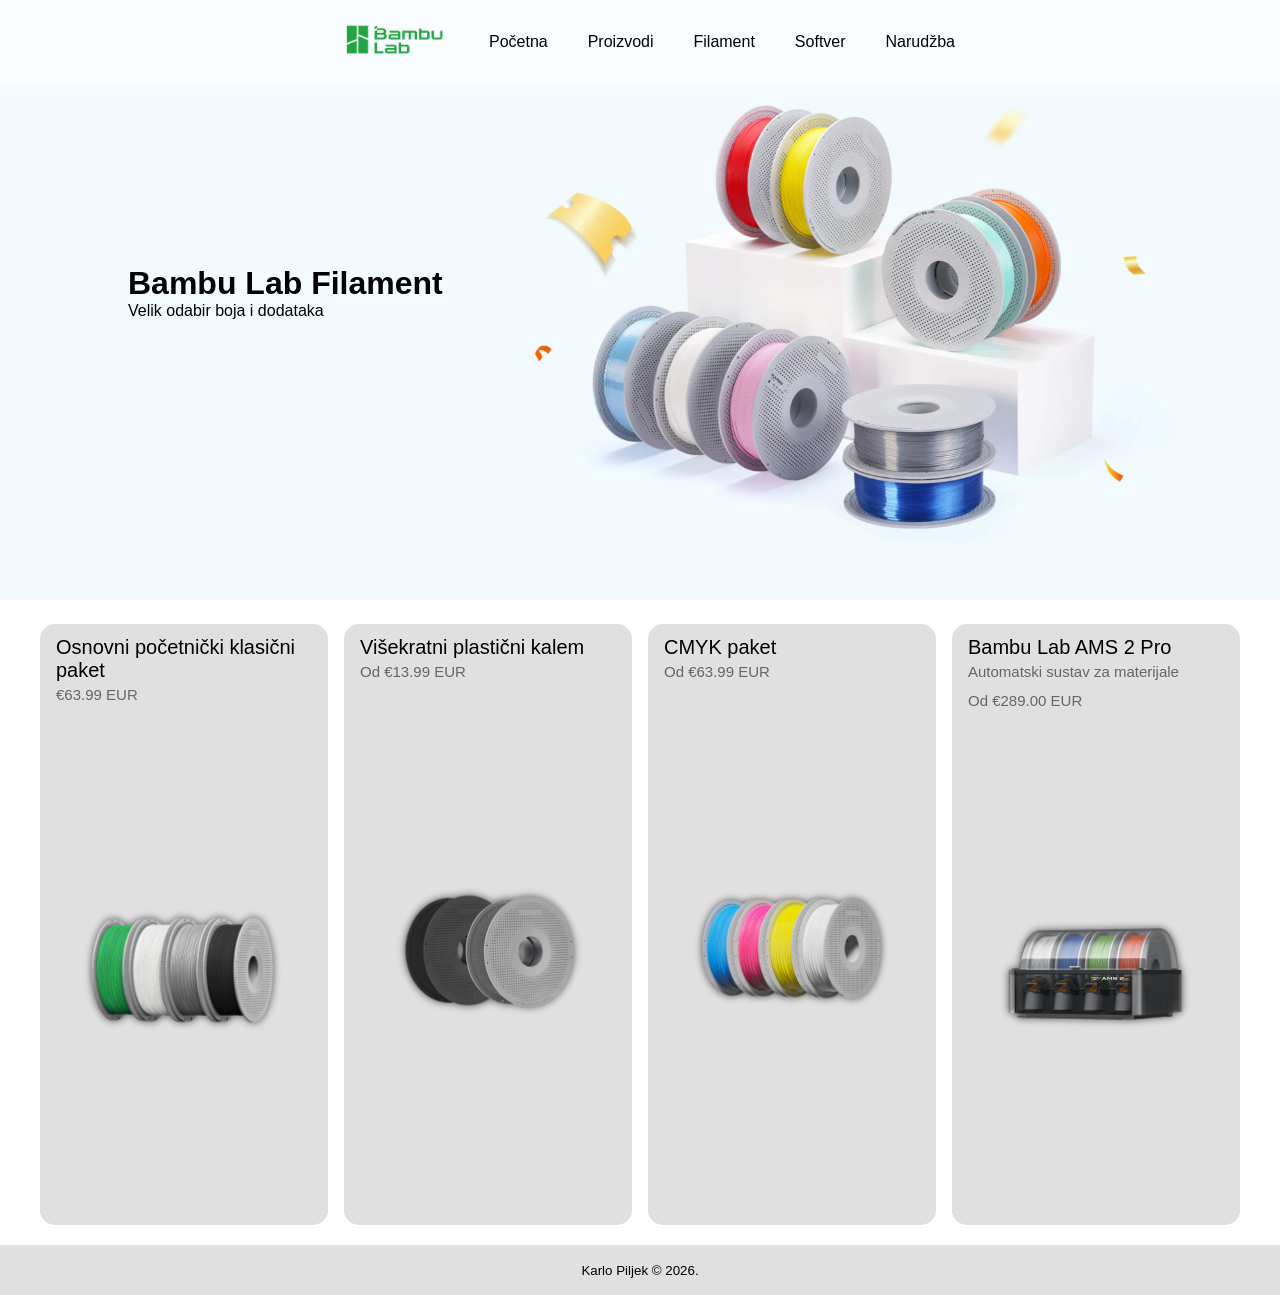
<file: filament.html>
<!DOCTYPE html>
<html lang="en">
    <head>
        <meta charset="UTF-8" />
        <title>Filament</title>
        <link rel="icon" type="image/x-icon" href="slike/bambulab-icon.ico"> <!--ai-->
        <link rel="stylesheet" href="stil.css" type="text/css">
        <meta name="viewport" content="width=device-width, initial-scale=1.0">
    </head>
    <body>
        <div class="container">
            <header>
                <img src="slike/bambulab-filament.png">
                <h1>Bambu Lab Filament</h1>
                <p>Velik odabir boja i dodataka</p>
            </header>
            <nav>
                <a href="index.html"><img src="slike/bambulab-logo.png"></a>
                <ul>
                    <li><a href="index.html">Početna</a></li>
                    <li><a href="proizvodi.html">Proizvodi</a></li>
                    <li><a href="filament.html">Filament</a></li>
                    <li><a href="softver.html">Softver</a></li>
                    <li><a href="narudzba.html">Narudžba</a></li>
                </ul>
            </nav>
            <main>
                <article>
                    <h1>Osnovni početnički klasični paket</h1>
                    <p>€63.99 EUR</p>
                    <a href="narudzba.html">
                    <img src="slike/filament/bambulab-osnovnipocetnickiklasicnipaket.png">
                    </a>
                </article>
                <article>
                    <h1>Višekratni plastični kalem</h1>
                    <p>Od €13.99 EUR</p>
                    <a href="narudzba.html">
                    <img src="slike/filament/bambulab-visekratniplasticnikalem.png">
                    </a>
                </article>
                <article>
                    <h1>CMYK paket</h1>
                    <p>Od €63.99 EUR</p>
                    <a href="narudzba.html">
                    <img src="slike/filament/bambulab-cmykpaket.png">
                    </a>
                </article>
                <article>
                    <h1>Bambu Lab AMS 2 Pro</h1>
                    <p>Automatski sustav za materijale</p>
                    <p>Od €289.00 EUR</p>
                    <a href="narudzba.html">
                    <img src="slike/filament/bambulab-ams2pro.png">
                    </a>
                </article>
            </main>
            <footer>
                <small>Karlo Piljek &copy; 2026.</small>
            </footer>
        </div>
    </body>
</html>
</file>
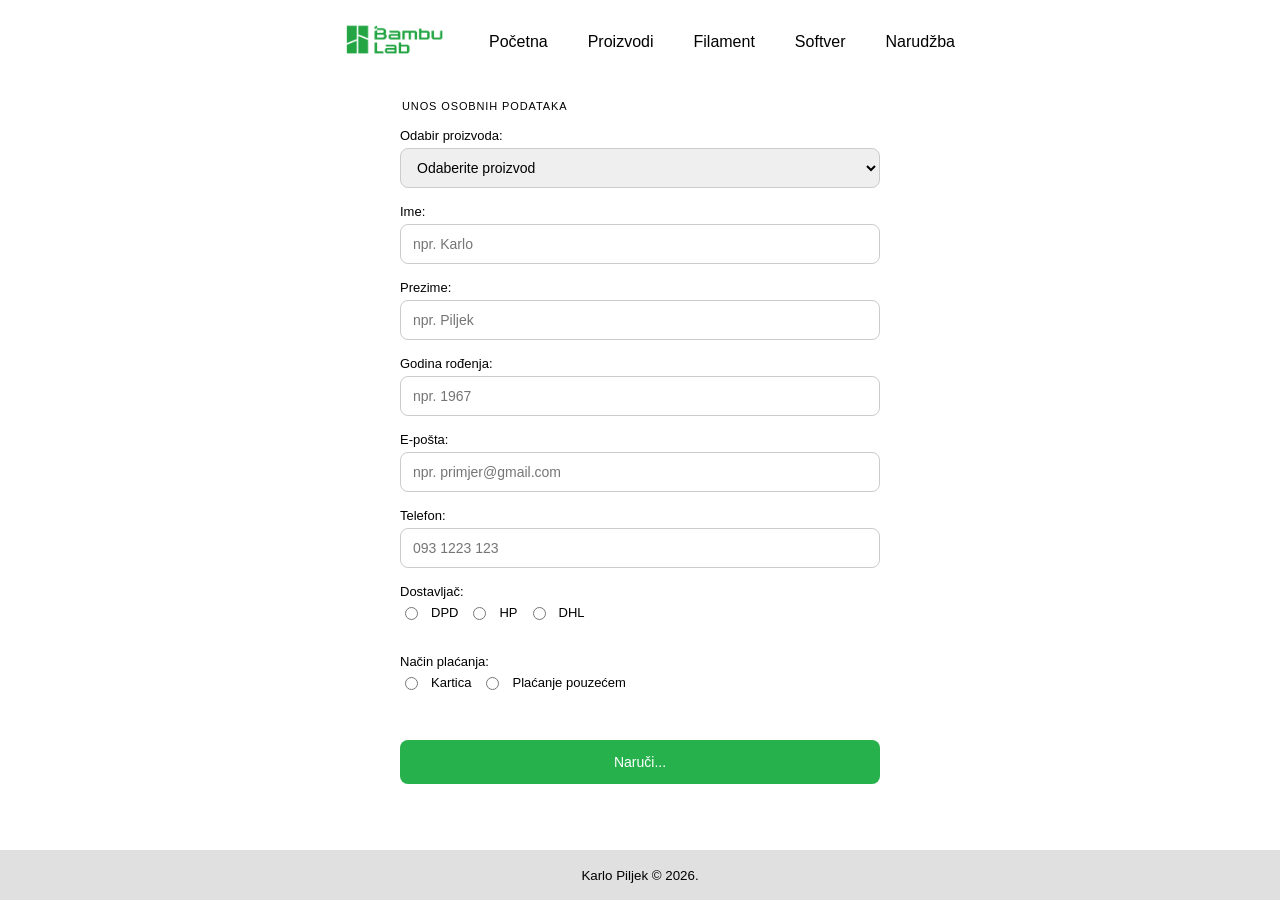
<file: narudzba.html>
<!DOCTYPE html>
<html lang="en">
    <head>
        <meta charset="UTF-8" />
        <title>Narudžba</title>
        <link rel="icon" type="image/x-icon" href="slike/bambulab-icon.ico">
        <meta name="viewport" content="width=device-width, initial-scale=1.0">
        <link rel="stylesheet" href="stil3.css" type="text/css">
    </head>
    <body>
        <div class="container">
            <nav>
                <a href="index.html"><img src="slike/bambulab-logo.png"></a>
                <ul>
                    <li><a href="index.html">Početna</a></li>
                    <li><a href="proizvodi.html">Proizvodi</a></li>
                    <li><a href="filament.html">Filament</a></li>
                    <li><a href="softver.html">Softver</a></li>
                    <li><a href="narudzba.html">Narudžba</a></li>
                </ul>
            </nav>
            <main>
                <form>
                    <fieldset>
                        <label>Odabir proizvoda:</label>
                        <select name="printer" id="printer-select" required>
                            <option value="">Odaberite proizvod</option>
                            <optgroup label="Printeri">
                                <option value="a1mini">Bambu Lab A1 mini od €189.00</option>
                                <option value="h2c">Bambu Lab H2C od €2,249.00</option>
                                <option value="p1s">Bambu Lab P1S od €389.00</option>
                                <option value="h2dpro">Bambu Lab H2D Pro od €2,249.00</option>
                                <option value="a1">Bambu Lab A1 od €369.00</option>
                                <option value="x2d">Bambu Lab X2D od €849.00</option>
                                <option value="x1e">Bambu Lab X1E od €2,249.00</option>
                                <option value="h2s">Bambu Lab H2S od €1,149.00</option>
                            </optgroup>
                            <optgroup label="Filament i dodaci">
                                <option value="pocetnicki">Osnovni početnički klasični paket €63.99</option>
                                <option value="kalem">Višekratni plastični kalem od €13.99</option>
                                <option value="cmyk">CMYK paket od €63.99</option>
                                <option value="ams2pro">Bambu Lab AMS 2 Pro od €289.00</option>
                            </optgroup>
                        </select>
                        <br>
                        <legend>Unos osobnih podataka</legend>
                        <label>Ime:</label>
                        <input type="text" name="ime" placeholder="npr. Karlo" required>
                        <br>
                        <label>Prezime:</label>
                        <input type="text" name="prezime" placeholder="npr. Piljek" required>
                        <br>
                        <label>Godina rođenja:</label>
                        <input type="number" name="godine" placeholder="npr. 1967" min="1900" max="2026" required>
                        <br>
                        <label>E-pošta:</label>
                        <input type="email" name="email" placeholder="npr. primjer@gmail.com" required>
                        <br>
                        <label>Telefon:</label>
                        <input type="tel" name="telefon" placeholder="093 1223 123">
                        <br>
                        <label>Dostavljač:</label>
                        <div class="radio-group">
                            <input type="radio" name="dostavljac" value="dpd" id="dpd">
                            <label for="dpd">DPD</label>
                            <input type="radio" name="dostavljac" value="hp" id="hp">
                            <label for="hp">HP</label>
                            <input type="radio" name="dostavljac" value="dhl" id="dhl">
                            <label for="dhl">DHL</label>
                        </div>
                        <br>
                        <label>Način plaćanja:</label>
                        <div class="radio-group">
                            <input type="radio" name="nacin_placanja" value="kartica" id="kartica">
                            <label for="kartica">Kartica</label>
                            <input type="radio" name="nacin_placanja" value="pouzecem" id="pouzecem">
                            <label for="pouzecem">Plaćanje pouzećem</label>
                        </div>
                        <br>
                        <input type="submit" value="Naruči...">
                    </fieldset>
                </form>
            </main>
            <footer>
                <small>Karlo Piljek &copy; 2026.</small>
            </footer>
        </div>
    </body>
</html>
</file>
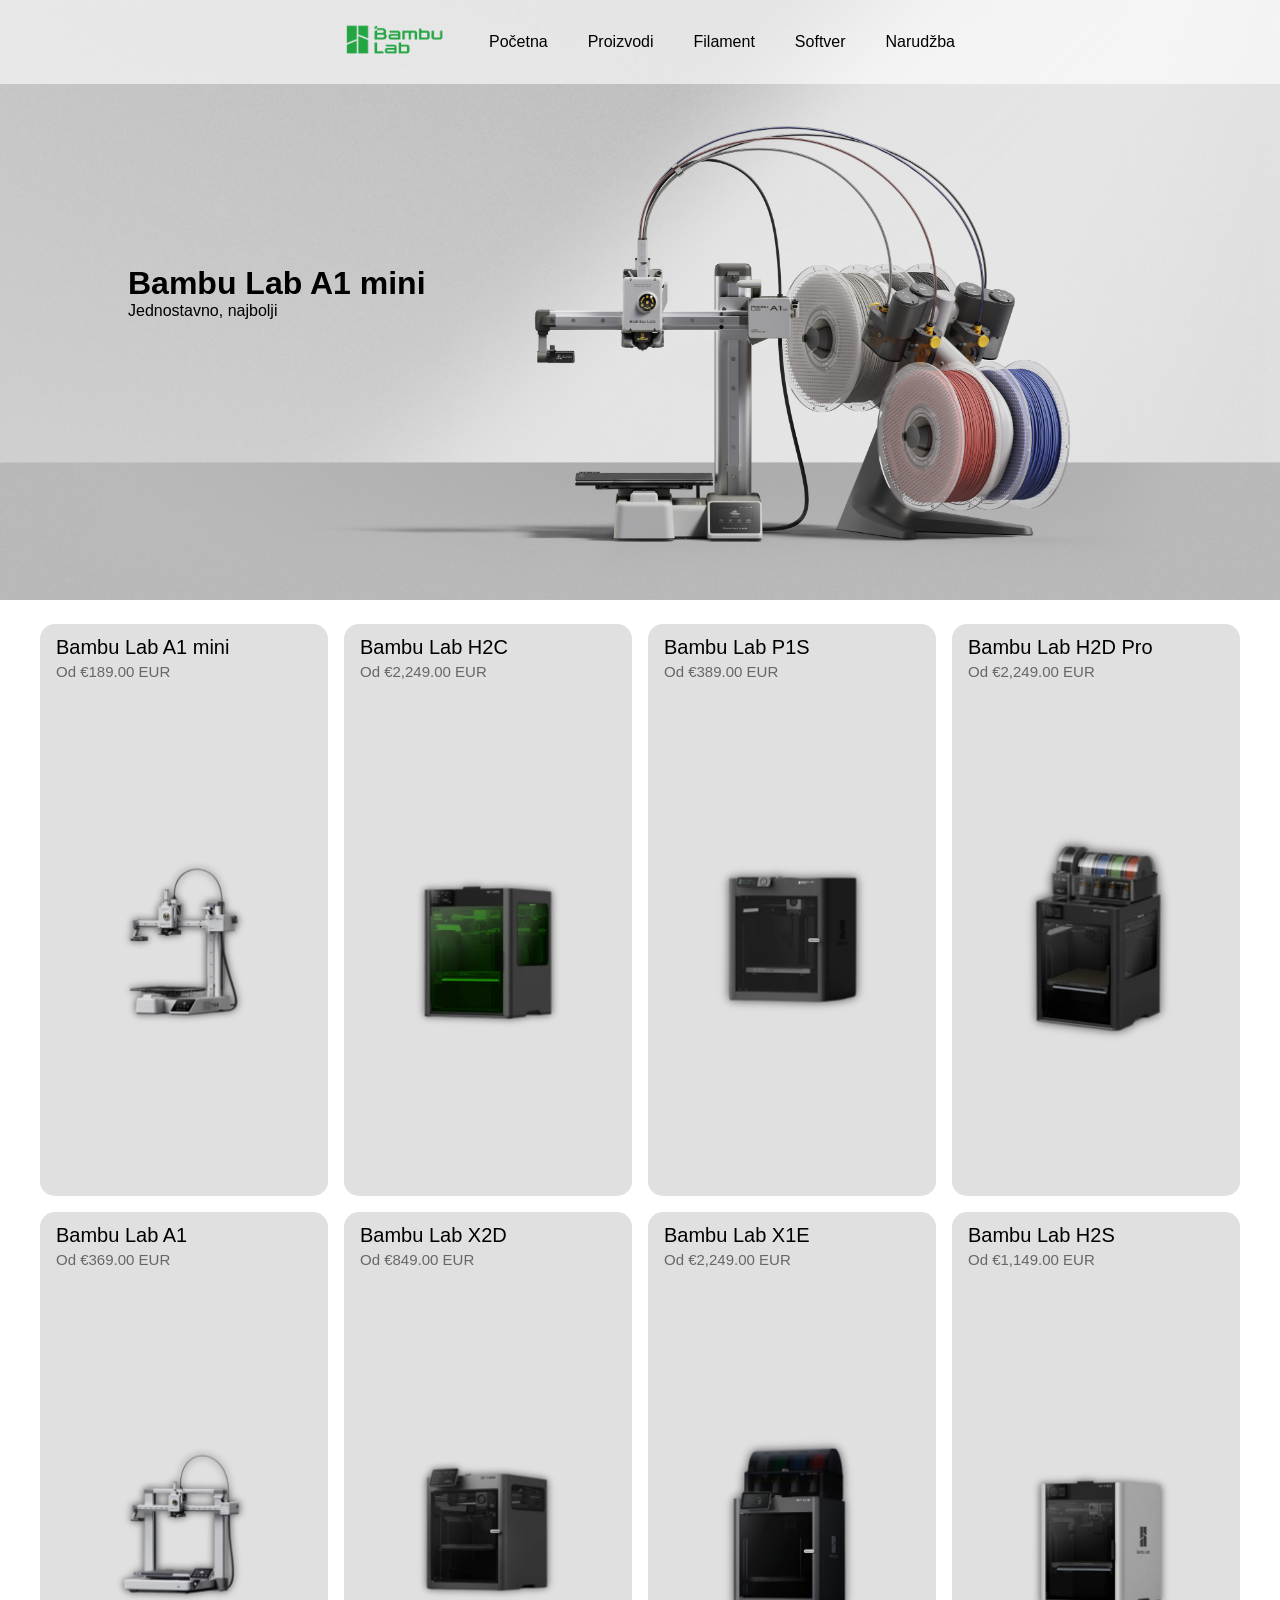
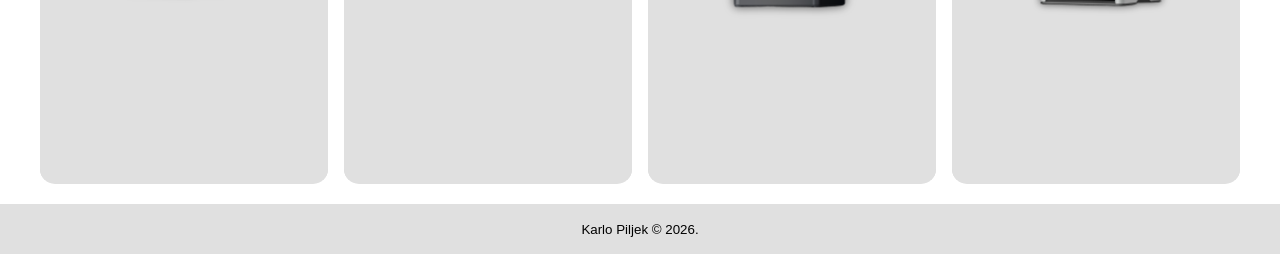
<file: proizvodi.html>
<!DOCTYPE html>
<html lang="en">
    <head>
        <meta charset="UTF-8" />
        <title>Proizvodi</title>
        <link rel="icon" type="image/x-icon" href="slike/bambulab-icon.ico"> <!--ai-->
        <link rel="stylesheet" href="stil.css" type="text/css">
        <meta name="viewport" content="width=device-width, initial-scale=1.0">
    </head>
    <body>
        <div class="container">
            <header>
                <img src="slike/bambulab-a1mini.jpg">
                <h1>Bambu Lab A1 mini</h1>
                <p>Jednostavno, najbolji</p>
            </header>
            <nav>
                <a href="index.html"><img src="slike/bambulab-logo.png"></a>
                <ul>
                    <li><a href="index.html">Početna</a></li>
                    <li><a href="proizvodi.html">Proizvodi</a></li>
                    <li><a href="filament.html">Filament</a></li>
                    <li><a href="softver.html">Softver</a></li>
                    <li><a href="narudzba.html">Narudžba</a></li>
                </ul>
            </nav>
            <main>
                <article>
                    <h1>Bambu Lab A1 mini</h1>
                    <p>Od €189.00 EUR</p>
                    <a href="narudzba.html">
                    <img src="slike/proizvodi/bambulab-a1mini2.png">
                    </a>
                </article>
                <article>
                    <h1>Bambu Lab H2C</h1>
                    <p>Od €2,249.00 EUR</p>
                    <a href="narudzba.html">
                    <img src="slike/proizvodi/bambulab-h2c.png">
                    </a>
                </article>
                <article>
                    <h1>Bambu Lab P1S</h1>
                    <p>Od €389.00 EUR</p>
                    <a href="narudzba.html">
                    <img src="slike/proizvodi/bambulab-p1s.png">
                    </a>
                </article>
                <article>
                    <h1>Bambu Lab H2D Pro</h1>
                    <p>Od €2,249.00 EUR</p>
                    <a href="narudzba.html">
                    <img src="slike/proizvodi/bambulab-h2dpro.png">
                    </a>
                </article>
                <article>
                    <h1>Bambu Lab A1</h1>
                    <p>Od €369.00 EUR</p>
                    <a href="narudzba.html">
                    <img src="slike/proizvodi/bambulab-a1.png">
                    </a>
                </article>
                <article>
                    <h1>Bambu Lab X2D</h1>
                    <p>Od €849.00 EUR</p>
                    <a href="narudzba.html">
                    <img src="slike/proizvodi/bambulab-x2d.png">
                    </a>
                </article>
                <article>
                    <h1>Bambu Lab X1E</h1>
                    <p>Od €2,249.00 EUR</p>
                    <a href="narudzba.html">
                    <img src="slike/proizvodi/bambulab-x1e.png">
                    </a>
                </article>
                <article>
                    <h1>Bambu Lab H2S</h1>
                    <p>Od €1,149.00 EUR</p>
                    <a href="narudzba.html">
                    <img src="slike/proizvodi/bambulab-h2s.png">
                    </a>
                </article>  
            </main>
            <footer>
                <small>Karlo Piljek &copy; 2026.</small>
            </footer>
        </div>
    </body>
</html>
</file>
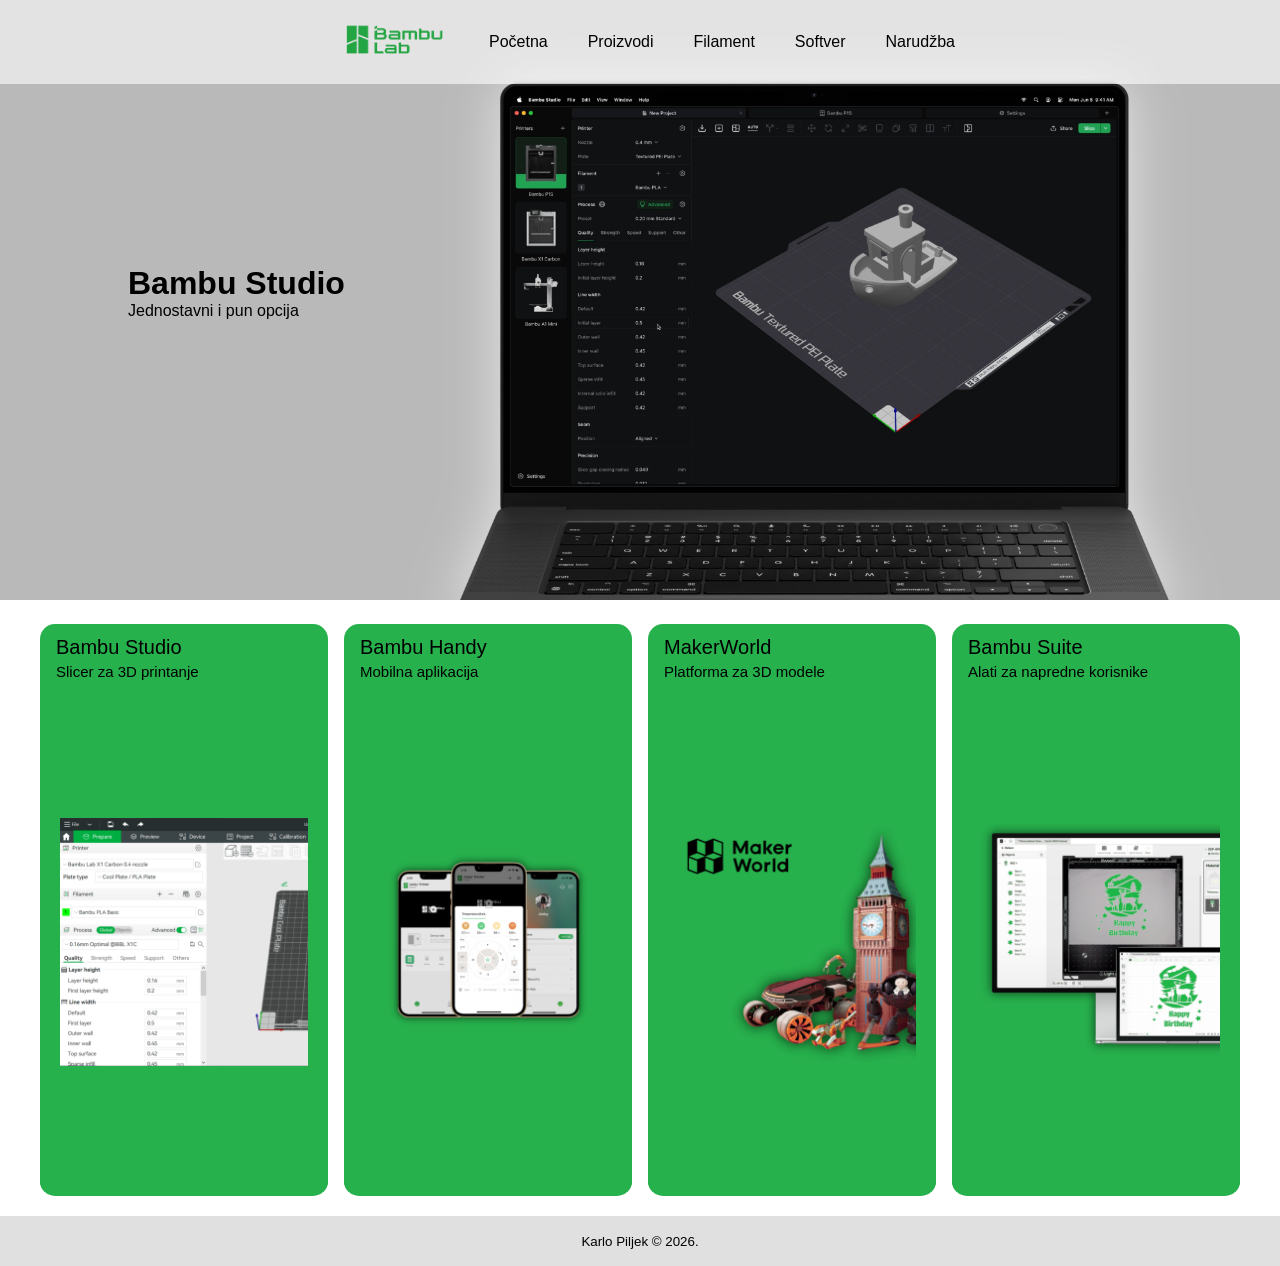
<file: softver.html>
<!DOCTYPE html>
<html lang="en">
    <head>
        <meta charset="UTF-8" />
        <title>Softver</title>
        <link rel="icon" type="image/x-icon" href="slike/bambulab-icon.ico"> <!--ai-->
        <link rel="stylesheet" href="stil.css" type="text/css">
        <meta name="viewport" content="width=device-width, initial-scale=1.0">
    </head>
    <body>
        <div class="container">
            <header>
                <img src="slike/bambulab-software.png">
                <h1>Bambu Studio</h1>
                <p>Jednostavni i pun opcija</p>
            </header>
            <nav>
                <a href="index.html"><img src="slike/bambulab-logo.png"></a>
                <ul>
                    <li><a href="index.html">Početna</a></li>
                    <li><a href="proizvodi.html">Proizvodi</a></li>
                    <li><a href="filament.html">Filament</a></li>
                    <li><a href="softver.html">Softver</a></li>
                    <li><a href="narudzba.html">Narudžba</a></li>
                </ul>
            </nav>
            <main class="softver">
                <article>
                    <h1>Bambu Studio</h1>
                    <p>Slicer za 3D printanje</p>
                    <img src="slike/softver/bambulab-bambustudio.png">
                </article>
                <article>
                    <h1>Bambu Handy</h1>
                    <p>Mobilna aplikacija</p>
                    <img src="slike/softver/bambulab-handy.png">
                </article>
                <article>
                    <h1>MakerWorld</h1>
                    <p>Platforma za 3D modele</p>
                    <img src="slike/softver/bambulab-makerworld.png">
                </article>
                <article>
                    <h1>Bambu Suite</h1>
                    <p>Alati za napredne korisnike</p>
                    <img src="slike/softver/bambulab-suite.png">
                </article>
            </main>
            <footer>
                <small>Karlo Piljek &copy; 2026.</small>
            </footer>
        </div>
    </body>
</html>
</file>
<file: stil.css>
body {
    font-family: Tahoma, Arial, sans-serif;
    background-color: white;
    margin: 0;
    padding: 0;
}

.container {
    margin: 0;
    padding: 0;
}

header img {
    width: 100%;
}

nav {
    position: fixed;
    left: 0;
    top: 0;
    width: 100%;
    display: flex;
    align-items: center;
    justify-content: center;
    padding: 12px 0;
    background-color: rgba(255, 255, 255, 0.6);
    backdrop-filter: blur(2px);
    -webkit-backdrop-filter: blur(2px);
    z-index: 1;
}

nav img {
    width: auto;
    height: 36px;
}

nav ul {
    list-style-type: none;
    padding: 0;
    margin: 0;
    display: flex;
    gap: 20px;
}

nav a {
    display: block;
    padding: 10px;
    color: #000000;
    text-decoration: none;
    border-radius: 6px;
    transition: background 0.5s, color 0.5s;
}

nav a:hover {
    background-color: #3e8f58;
    color: #004219;
}

header {
    position: relative;
}

header h1 {
    position: absolute;
    bottom: 50%;
    left: 10%;
    margin: 0;
}

header p {
    position: absolute;
    bottom: 47%;
    left: 10%;
    margin: 0;
}

main {
    display: grid;
    grid-template-columns: repeat(4, 1fr);
    gap: 16px;
    padding: 20px 40px;
}

article {
    background-color: #e0e0e0;
    border-radius: 15px;
    padding: 0;
    text-align: left;
    transition: opacity 0.3s;
    overflow: hidden;
}

article:hover {
    opacity: 0.8;
}

article img {
    width: 100%;
    height: 500px;
    object-fit: contain;
    background-color: #e0e0e0;
    padding: 20px;
    box-sizing: border-box;
}

article h1 {
    font-size: 20px;
    font-weight: 500;
    margin: 12px 16px 4px 16px;
}

article p {
    font-size: 15px;
    color: #666;
    margin: 4px 16px 12px 16px;
}

main.softver article {
    background-color: #27b14d;
}

main.softver article img {
    background-color: #27b14d;
}

main.softver article p {
    color: black;
}

footer {
    background-color: #e0e0e0;
    height: 50px;
    display: flex;
    justify-content: center;
    align-items: center;
}

@media screen and (max-width: 750px) {
    main {
        grid-template-columns: 1fr;
        padding: 16px 12px;
    }

    article img {
        height: auto;
        max-height: 300px;
        object-fit: contain;
    }

    nav {
        flex-direction: column;
        padding: 10px;
        position: static;
    }

    nav ul {
        flex-direction: column;
        align-items: center;
    }

    header img {
        display: none;
    }

    header h1,
    header p {
        display: none;
    }
}
</file>
<file: stil3.css>
body {
    font-family: Tahoma, Arial, sans-serif;
    background-color: white;
    margin: 0;
    padding: 0;
}

.container {
    margin: 0;
    padding: 0;
    min-height: 100vh;
    display: flex;
    flex-direction: column;
}

main {
    flex: 1;
    display: flex;
    justify-content: center;
    align-items: flex-start;
    padding: 100px 1rem 3rem;
}

/*dizajn forms ai*/
form {
    width: 100%;
    max-width: 480px;
}

fieldset {
    border: none;
    padding: 0;
    margin: 0;
}

legend {
    font-size: 11px;
    font-weight: 500;
    letter-spacing: 0.08em;
    color: black;
    text-transform: uppercase;
    margin: 1.5rem 0 1rem;
}

form label {
    display: block;
    font-size: 13px;
    color: black;
    margin-bottom: 5px;
}

form input[type="text"],
form input[type="email"],
form input[type="tel"],
form input[type="number"],
form select {
    width: 100%;
    height: 40px;
    padding: 0 12px;
    font-size: 14px;
    font-family: inherit;
    border: 0.5px solid #ccc;
    border-radius: 8px;
    outline: none;
    margin-bottom: 1rem;
    box-sizing: border-box;
    transition: border-color 0.2s, box-shadow 0.2s;
}

form input:focus,
form select:focus {
    border-color: #27b14d;
    box-shadow: 0 0 0 3px rgba(29, 185, 84, 0.12);
}

.radio-group {
    display: flex;
    flex-direction: row;
    align-items: center;
    gap: 10px;
    margin-bottom: 1rem;
}

.radio-group label {
    display: inline;
    margin-bottom: 0;
}

input[type="submit"] {
    width: 100%;
    height: 44px; 
    margin-top: 1rem;
    background: #27b14d;
    color: white;
    font-size: 14px;
    font-weight: 500;
    border: none;
    border-radius: 8px;
    cursor: pointer;
    transition: background 0.2s;
}

input[type="submit"]:hover {
    background: #27b14d;
}

nav {
    position: fixed;
    left: 0;
    top: 0;
    width: 100%;
    display: flex;
    align-items: center;
    justify-content: center;
    padding: 12px 0;
    background-color: rgba(255, 255, 255, 0.6);
    backdrop-filter: blur(2px);
    -webkit-backdrop-filter: blur(2px);
    z-index: 1;
}

nav img {
    width: auto;
    height: 36px;
}

nav ul {
    list-style-type: none;
    padding: 0;
    margin: 0;
    display: flex;
    gap: 20px;
}

nav a {
    display: block;
    padding: 10px;
    color: #000000;
    text-decoration: none;
    border-radius: 6px;
    transition: background 0.5s, color 0.5s;
}

nav a:hover {
    background-color: #3e8f58;
    color: #004219;
}

footer {
    background-color: #e0e0e0;
    height: 50px;
    display: flex;
    justify-content: center;
    align-items: center;
}

@media screen and (max-width: 750px) {
    nav {
        position: static;
        flex-direction: column;
        padding: 10px;
    }

    nav ul {
        flex-direction: column;
        align-items: center;
    }
}
</file>
